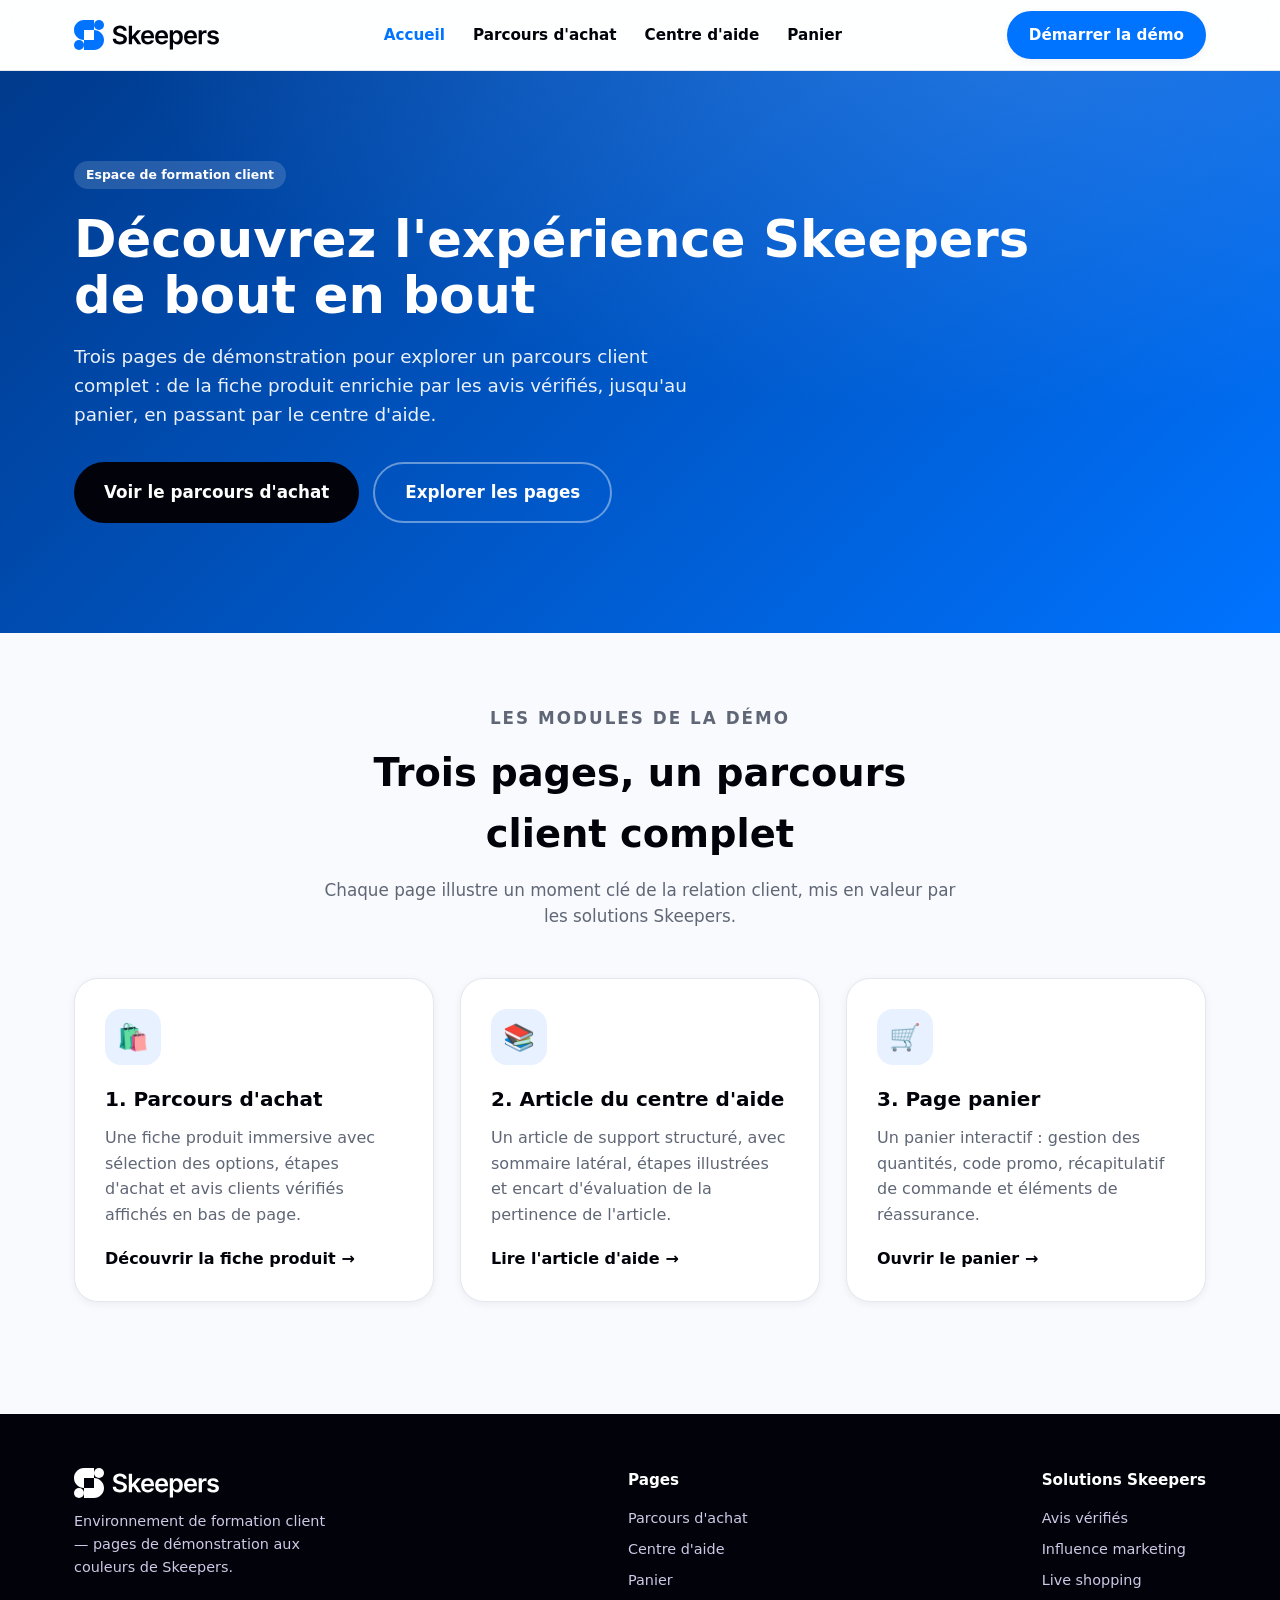
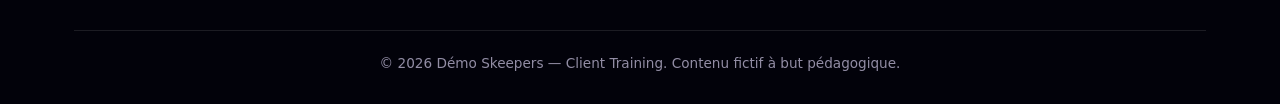
<file: index.html>
<!DOCTYPE html>
<html lang="fr">
<head>
  <meta charset="UTF-8" />
  <meta name="viewport" content="width=device-width, initial-scale=1.0" />
  <title>Skeepers — Espace de formation client</title>
  <meta name="description" content="Environnement de démonstration Skeepers : parcours d'achat, centre d'aide et panier." />
  <link rel="stylesheet" href="assets/css/style.css" />
  <!-- Skeepers MyFeelBack — tracker global -->
  <script type='text/javascript'>
  window._Mfb_useCookie = true;
  window._Mfb_ud = {
  	_context : {
  		lang : undefined,
  		privacyMode : false,
  		_page : {
  			url : location.pathname,
  			storageDuration : 30
  		}
  	}
  };
  (function() {
  	var mfb = document.createElement('script');
  	mfb.type = 'text/javascript';
  	mfb.charset = 'UTF-8';
  	mfb.async = true;
  	mfb.id = 'MFBActor';
  	mfb.src = 'https://actor.cxr.skeepers.io/actor/d1aeb23807d399b03b5405c0b940b306-3972/action.js';
  	var s = document.getElementsByTagName('script')[0]; s.parentNode.insertBefore(mfb, s);
  })();
  </script>
</head>
<body>
  <header class="site-header">
    <div class="container nav">
      <a class="brand" href="index.html"><img class="brand-logo" src="assets/skeepers-logo.6c447c.svg" alt="Skeepers" /></a>
      <nav>
        <ul class="nav-links">
          <li><a href="index.html" class="active">Accueil</a></li>
          <li><a href="purchase.html">Parcours d'achat</a></li>
          <li><a href="help-center.html">Centre d'aide</a></li>
          <li><a href="cart.html">Panier</a></li>
        </ul>
      </nav>
      <a href="purchase.html" class="btn btn-primary">Démarrer la démo</a>
    </div>
  </header>

  <section class="hero">
    <div class="container">
      <span class="badge">Espace de formation client</span>
      <h1>Découvrez l'expérience Skeepers<br />de bout en bout</h1>
      <p>Trois pages de démonstration pour explorer un parcours client complet : de la fiche
        produit enrichie par les avis vérifiés, jusqu'au panier, en passant par le centre d'aide.</p>
      <div class="hero-actions">
        <a href="purchase.html" class="btn btn-coral btn-lg">Voir le parcours d'achat</a>
        <a href="#pages" class="btn btn-ghost btn-lg" style="color:#fff;border-color:rgba(255,255,255,.4)">Explorer les pages</a>
      </div>
    </div>
  </section>

  <section class="section" id="pages">
    <div class="container">
      <div class="section-head">
        <p class="eyebrow">Les modules de la démo</p>
        <h2>Trois pages, un parcours client complet</h2>
        <p>Chaque page illustre un moment clé de la relation client, mis en valeur par les solutions Skeepers.</p>
      </div>

      <div class="cards">
        <a class="card" href="purchase.html" style="color:inherit">
          <div class="card-icon">🛍️</div>
          <h3>1. Parcours d'achat</h3>
          <p>Une fiche produit immersive avec sélection des options, étapes d'achat et avis
             clients vérifiés affichés en bas de page.</p>
          <span class="card-link">Découvrir la fiche produit</span>
        </a>

        <a class="card" href="help-center.html" style="color:inherit">
          <div class="card-icon">📚</div>
          <h3>2. Article du centre d'aide</h3>
          <p>Un article de support structuré, avec sommaire latéral, étapes illustrées et
             encart d'évaluation de la pertinence de l'article.</p>
          <span class="card-link">Lire l'article d'aide</span>
        </a>

        <a class="card" href="cart.html" style="color:inherit">
          <div class="card-icon">🛒</div>
          <h3>3. Page panier</h3>
          <p>Un panier interactif : gestion des quantités, code promo, récapitulatif de commande
             et éléments de réassurance.</p>
          <span class="card-link">Ouvrir le panier</span>
        </a>
      </div>
    </div>
  </section>

  <footer class="site-footer">
    <div class="container">
      <div class="footer-grid">
        <div style="max-width:260px">
          <a class="brand" href="index.html"><img class="brand-logo brand-logo--light" src="assets/skeepers-logo.6c447c.svg" alt="Skeepers" /></a>
          <p style="margin-top:12px;font-size:.9rem">Environnement de formation client — pages de démonstration aux couleurs de Skeepers.</p>
        </div>
        <div>
          <h4>Pages</h4>
          <ul>
            <li><a href="purchase.html">Parcours d'achat</a></li>
            <li><a href="help-center.html">Centre d'aide</a></li>
            <li><a href="cart.html">Panier</a></li>
          </ul>
        </div>
        <div>
          <h4>Solutions Skeepers</h4>
          <ul>
            <li><a href="#">Avis vérifiés</a></li>
            <li><a href="#">Influence marketing</a></li>
            <li><a href="#">Live shopping</a></li>
          </ul>
        </div>
      </div>
      <div class="footer-bottom">© <span id="year"></span> Démo Skeepers — Client Training. Contenu fictif à but pédagogique.</div>
    </div>
  </footer>

  <script src="assets/js/main.js"></script>
</body>
</html>
</file>
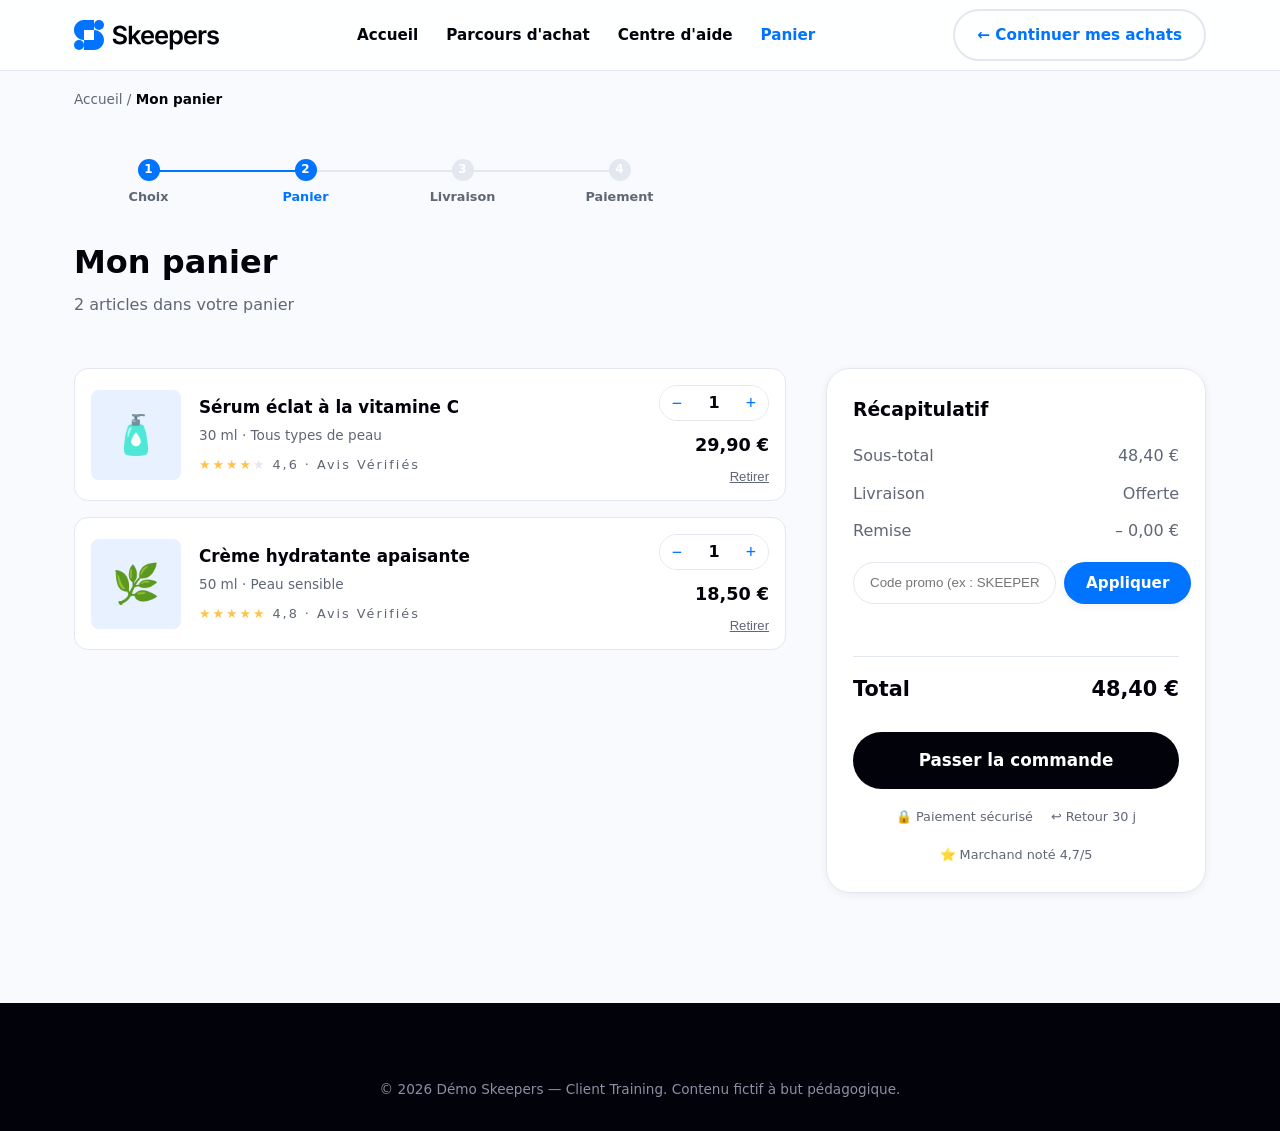
<file: cart.html>
<!DOCTYPE html>
<html lang="fr">
<head>
  <meta charset="UTF-8" />
  <meta name="viewport" content="width=device-width, initial-scale=1.0" />
  <title>Panier — Skeepers Client Training</title>
  <meta name="description" content="Page panier de démonstration aux couleurs de Skeepers." />
  <link rel="stylesheet" href="assets/css/style.css" />
  <!-- Skeepers MyFeelBack — tracker global -->
  <script type='text/javascript'>
  window._Mfb_useCookie = true;
  window._Mfb_ud = {
  	_context : {
  		lang : undefined,
  		privacyMode : false,
  		_page : {
  			url : location.pathname,
  			storageDuration : 30
  		}
  	}
  };
  (function() {
  	var mfb = document.createElement('script');
  	mfb.type = 'text/javascript';
  	mfb.charset = 'UTF-8';
  	mfb.async = true;
  	mfb.id = 'MFBActor';
  	mfb.src = 'https://actor.cxr.skeepers.io/actor/d1aeb23807d399b03b5405c0b940b306-3972/action.js';
  	var s = document.getElementsByTagName('script')[0]; s.parentNode.insertBefore(mfb, s);
  })();
  </script>
</head>
<body>
  <header class="site-header">
    <div class="container nav">
      <a class="brand" href="index.html"><img class="brand-logo" src="assets/skeepers-logo.6c447c.svg" alt="Skeepers" /></a>
      <nav>
        <ul class="nav-links">
          <li><a href="index.html">Accueil</a></li>
          <li><a href="purchase.html">Parcours d'achat</a></li>
          <li><a href="help-center.html">Centre d'aide</a></li>
          <li><a href="cart.html" class="active">Panier</a></li>
        </ul>
      </nav>
      <a href="purchase.html" class="btn btn-ghost">← Continuer mes achats</a>
    </div>
  </header>

  <div class="container">
    <div class="breadcrumb">
      <a href="index.html">Accueil</a> / <span>Mon panier</span>
    </div>

    <!-- Étapes -->
    <div class="steps" style="max-width:620px">
      <div class="step done" data-n="1">Choix</div>
      <div class="step current" data-n="2">Panier</div>
      <div class="step" data-n="3">Livraison</div>
      <div class="step" data-n="4">Paiement</div>
    </div>

    <h1 style="margin:10px 0 4px">Mon panier</h1>
    <p style="color:var(--skp-grey);margin-bottom:10px"><span id="cartCount">2</span> articles dans votre panier</p>

    <div class="cart-layout">
      <!-- Articles -->
      <div class="cart-items" id="cartItems">
        <div class="cart-item" data-price="29.90">
          <div class="thumb">🧴</div>
          <div>
            <h3>Sérum éclat à la vitamine C</h3>
            <div class="variant">30 ml · Tous types de peau</div>
            <div class="item-rating stars">★★★★<span class="empty">★</span> <span style="color:var(--skp-grey)">4,6 · Avis Vérifiés</span></div>
          </div>
          <div class="item-right">
            <div class="qty">
              <button type="button" data-act="dec">−</button>
              <span class="q">1</span>
              <button type="button" data-act="inc">+</button>
            </div>
            <div class="item-price">29,90 €</div>
            <button class="remove" type="button">Retirer</button>
          </div>
        </div>

        <div class="cart-item" data-price="18.50">
          <div class="thumb">🌿</div>
          <div>
            <h3>Crème hydratante apaisante</h3>
            <div class="variant">50 ml · Peau sensible</div>
            <div class="item-rating stars">★★★★★ <span style="color:var(--skp-grey)">4,8 · Avis Vérifiés</span></div>
          </div>
          <div class="item-right">
            <div class="qty">
              <button type="button" data-act="dec">−</button>
              <span class="q">1</span>
              <button type="button" data-act="inc">+</button>
            </div>
            <div class="item-price">18,50 €</div>
            <button class="remove" type="button">Retirer</button>
          </div>
        </div>
      </div>

      <!-- Récapitulatif -->
      <aside class="summary">
        <h3>Récapitulatif</h3>
        <div class="summary-row"><span>Sous-total</span><span id="subtotal">48,40 €</span></div>
        <div class="summary-row"><span>Livraison</span><span id="shipping">Offerte</span></div>
        <div class="summary-row"><span>Remise</span><span id="discount">– 0,00 €</span></div>

        <div class="promo">
          <input type="text" id="promoCode" placeholder="Code promo (ex : SKEEPERS10)" />
          <button class="btn btn-primary" type="button" id="applyPromo">Appliquer</button>
        </div>
        <div id="promoMsg" style="font-size:.82rem;min-height:18px"></div>

        <div class="summary-row total"><span>Total</span><span id="total">48,40 €</span></div>

        <a href="#" class="btn btn-coral btn-block btn-lg" style="margin-top:14px">Passer la commande</a>

        <div class="trust-row">
          <span>🔒 Paiement sécurisé</span>
          <span>↩️ Retour 30 j</span>
          <span>⭐ Marchand noté 4,7/5</span>
        </div>
      </aside>
    </div>
  </div>

  <footer class="site-footer">
    <div class="container">
      <div class="footer-bottom">© <span id="year"></span> Démo Skeepers — Client Training. Contenu fictif à but pédagogique.</div>
    </div>
  </footer>

  <script src="assets/js/main.js"></script>
</body>
</html>
</file>
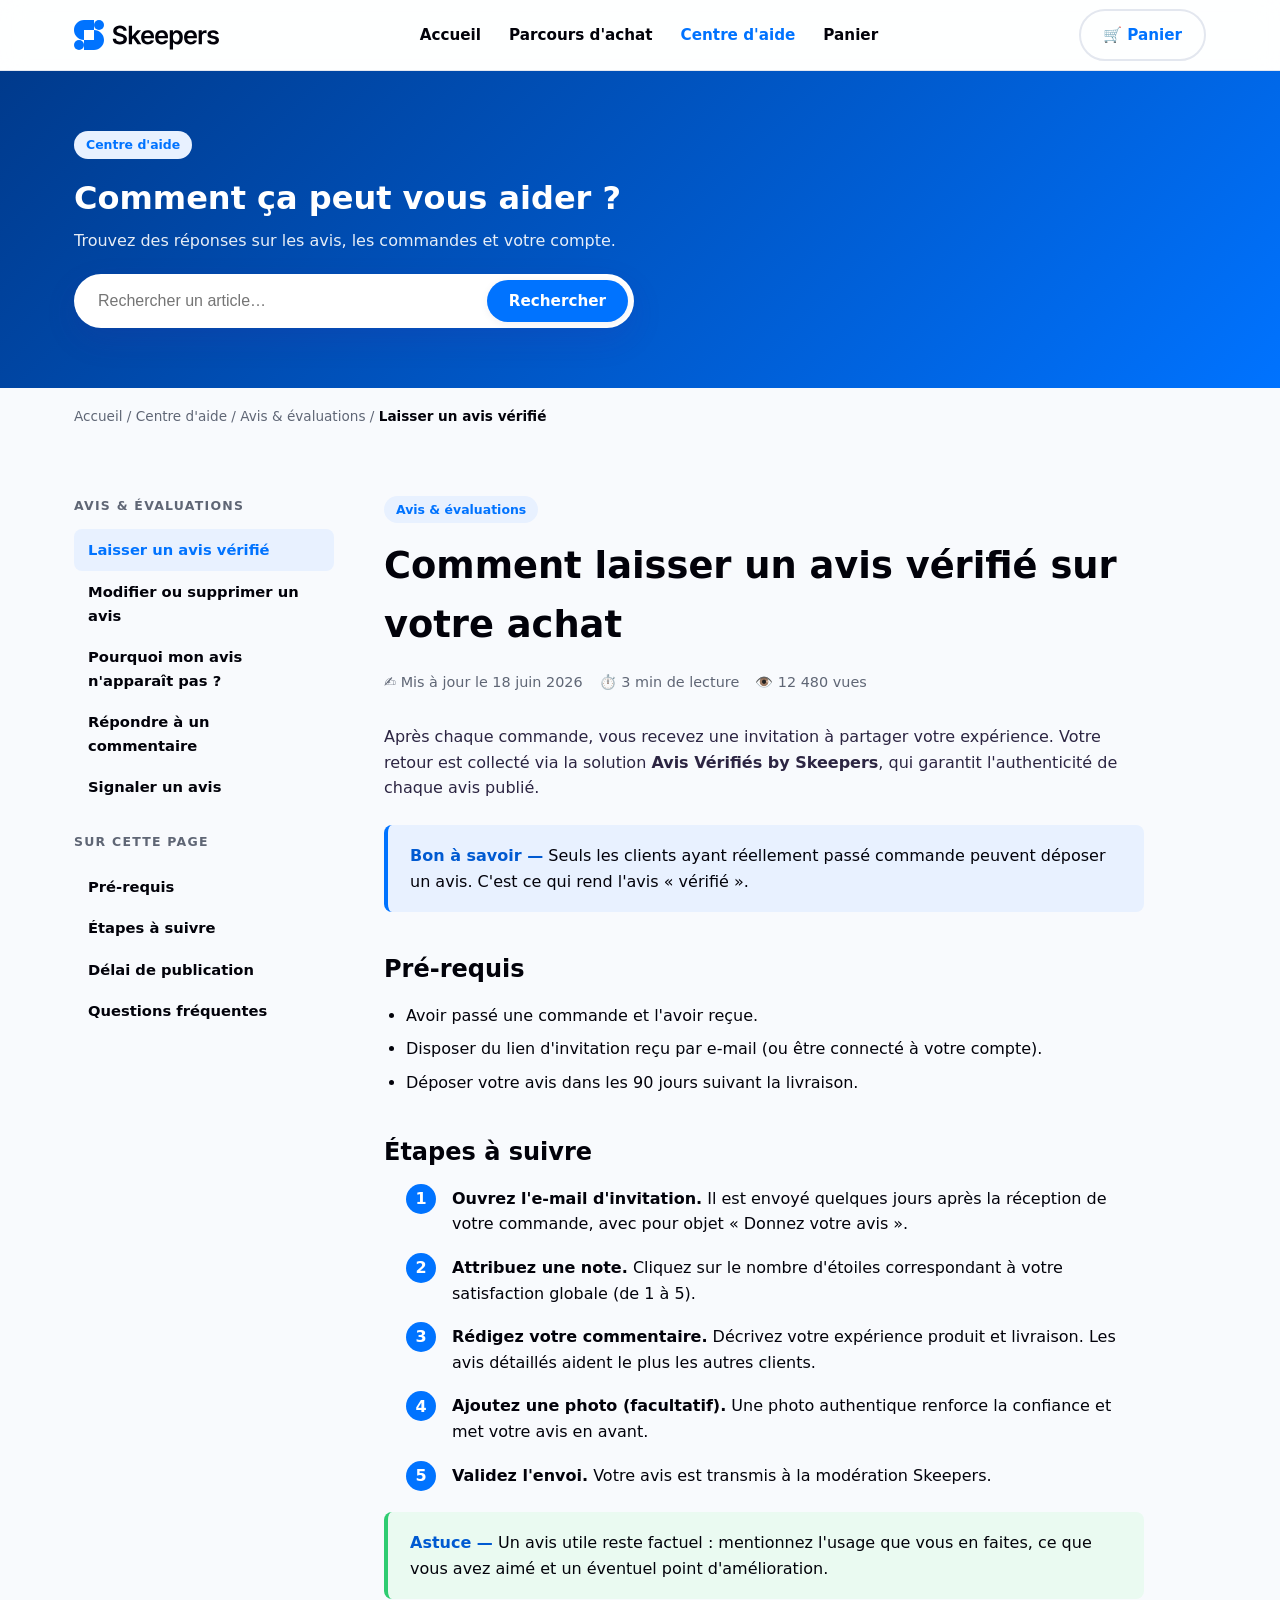
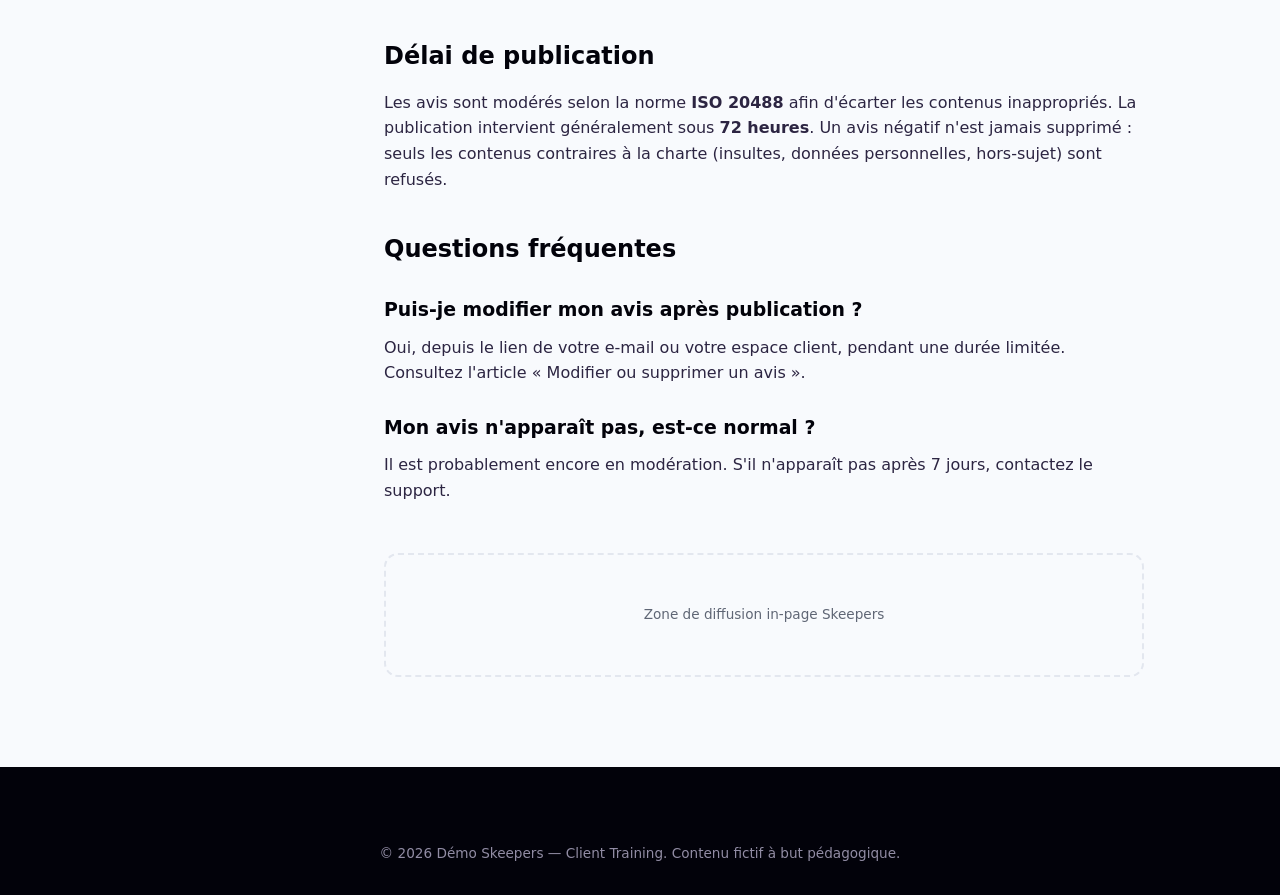
<file: help-center.html>
<!DOCTYPE html>
<html lang="fr">
<head>
  <meta charset="UTF-8" />
  <meta name="viewport" content="width=device-width, initial-scale=1.0" />
  <title>Centre d'aide — Skeepers Client Training</title>
  <meta name="description" content="Article du centre d'aide Skeepers : comment laisser un avis vérifié." />
  <link rel="stylesheet" href="assets/css/style.css" />
  <!-- Skeepers MyFeelBack — tracker global -->
  <script type='text/javascript'>
  window._Mfb_useCookie = true;
  window._Mfb_ud = {
  	_context : {
  		lang : undefined,
  		privacyMode : false,
  		_page : {
  			url : location.pathname,
  			storageDuration : 30
  		}
  	}
  };
  (function() {
  	var mfb = document.createElement('script');
  	mfb.type = 'text/javascript';
  	mfb.charset = 'UTF-8';
  	mfb.async = true;
  	mfb.id = 'MFBActor';
  	mfb.src = 'https://actor.cxr.skeepers.io/actor/d1aeb23807d399b03b5405c0b940b306-3972/action.js';
  	var s = document.getElementsByTagName('script')[0]; s.parentNode.insertBefore(mfb, s);
  })();
  </script>
</head>
<body>
  <header class="site-header">
    <div class="container nav">
      <a class="brand" href="index.html"><img class="brand-logo" src="assets/skeepers-logo.6c447c.svg" alt="Skeepers" /></a>
      <nav>
        <ul class="nav-links">
          <li><a href="index.html">Accueil</a></li>
          <li><a href="purchase.html">Parcours d'achat</a></li>
          <li><a href="help-center.html" class="active">Centre d'aide</a></li>
          <li><a href="cart.html">Panier</a></li>
        </ul>
      </nav>
      <a href="cart.html" class="btn btn-ghost">🛒 Panier</a>
    </div>
  </header>

  <section class="help-hero">
    <div class="container">
      <span class="badge">Centre d'aide</span>
      <h1 style="font-size:2rem;margin:14px 0 4px">Comment ça peut vous aider ?</h1>
      <p style="opacity:.9">Trouvez des réponses sur les avis, les commandes et votre compte.</p>
      <div class="help-search">
        <input type="text" placeholder="Rechercher un article…" aria-label="Rechercher" />
        <button class="btn btn-primary">Rechercher</button>
      </div>
    </div>
  </section>

  <div class="container">
    <div class="breadcrumb">
      <a href="index.html">Accueil</a> / <a href="#">Centre d'aide</a> / <a href="#">Avis &amp; évaluations</a> / <span>Laisser un avis vérifié</span>
    </div>

    <div class="help-layout">
      <!-- Sommaire -->
      <aside class="help-sidebar">
        <h4>Avis &amp; évaluations</h4>
        <ul>
          <li><a href="#" class="active">Laisser un avis vérifié</a></li>
          <li><a href="#">Modifier ou supprimer un avis</a></li>
          <li><a href="#">Pourquoi mon avis n'apparaît pas ?</a></li>
          <li><a href="#">Répondre à un commentaire</a></li>
          <li><a href="#">Signaler un avis</a></li>
        </ul>
        <h4 style="margin-top:24px">Sur cette page</h4>
        <ul>
          <li><a href="#prereq">Pré-requis</a></li>
          <li><a href="#etapes">Étapes à suivre</a></li>
          <li><a href="#delai">Délai de publication</a></li>
          <li><a href="#faq">Questions fréquentes</a></li>
        </ul>
      </aside>

      <!-- Article -->
      <article class="article">
        <span class="badge">Avis &amp; évaluations</span>
        <h1>Comment laisser un avis vérifié sur votre achat</h1>
        <div class="meta">
          <span>✍️ Mis à jour le 18 juin 2026</span>
          <span>⏱️ 3 min de lecture</span>
          <span>👁️ 12 480 vues</span>
        </div>

        <p>Après chaque commande, vous recevez une invitation à partager votre expérience.
          Votre retour est collecté via la solution <strong>Avis Vérifiés by Skeepers</strong>,
          qui garantit l'authenticité de chaque avis publié.</p>

        <div class="callout">
          <strong>Bon à savoir —</strong> Seuls les clients ayant réellement passé commande
          peuvent déposer un avis. C'est ce qui rend l'avis « vérifié ».
        </div>

        <h2 id="prereq">Pré-requis</h2>
        <ul>
          <li>Avoir passé une commande et l'avoir reçue.</li>
          <li>Disposer du lien d'invitation reçu par e-mail (ou être connecté à votre compte).</li>
          <li>Déposer votre avis dans les 90 jours suivant la livraison.</li>
        </ul>

        <h2 id="etapes">Étapes à suivre</h2>
        <ol class="article-steps">
          <li><strong>Ouvrez l'e-mail d'invitation.</strong> Il est envoyé quelques jours après
            la réception de votre commande, avec pour objet « Donnez votre avis ».</li>
          <li><strong>Attribuez une note.</strong> Cliquez sur le nombre d'étoiles correspondant
            à votre satisfaction globale (de 1 à 5).</li>
          <li><strong>Rédigez votre commentaire.</strong> Décrivez votre expérience produit et
            livraison. Les avis détaillés aident le plus les autres clients.</li>
          <li><strong>Ajoutez une photo (facultatif).</strong> Une photo authentique renforce la
            confiance et met votre avis en avant.</li>
          <li><strong>Validez l'envoi.</strong> Votre avis est transmis à la modération Skeepers.</li>
        </ol>

        <div class="callout tip">
          <strong>Astuce —</strong> Un avis utile reste factuel : mentionnez l'usage que vous en
          faites, ce que vous avez aimé et un éventuel point d'amélioration.
        </div>

        <h2 id="delai">Délai de publication</h2>
        <p>Les avis sont modérés selon la norme <strong>ISO 20488</strong> afin d'écarter les
          contenus inappropriés. La publication intervient généralement sous
          <strong>72 heures</strong>. Un avis négatif n'est jamais supprimé : seuls les contenus
          contraires à la charte (insultes, données personnelles, hors-sujet) sont refusés.</p>

        <h2 id="faq">Questions fréquentes</h2>
        <h3>Puis-je modifier mon avis après publication ?</h3>
        <p>Oui, depuis le lien de votre e-mail ou votre espace client, pendant une durée limitée.
          Consultez l'article « Modifier ou supprimer un avis ».</p>
        <h3>Mon avis n'apparaît pas, est-ce normal ?</h3>
        <p>Il est probablement encore en modération. S'il n'apparaît pas après 7 jours,
          contactez le support.</p>

        <!-- Point de montage de la diffusion in-page Skeepers MyFeelBack.
             Dans la config de la diffusion, cible ce sélecteur : #mfb-inpage-survey
             (méthode d'insertion conseillée : "append"). Remplace l'ancien encart de feedback. -->
        <div id="mfb-inpage-survey" class="mfb-inpage" data-mfb-inpage></div>
      </article>
    </div>
  </div>

  <footer class="site-footer">
    <div class="container">
      <div class="footer-bottom">© <span id="year"></span> Démo Skeepers — Client Training. Contenu fictif à but pédagogique.</div>
    </div>
  </footer>

  <script src="assets/js/main.js"></script>
</body>
</html>
</file>
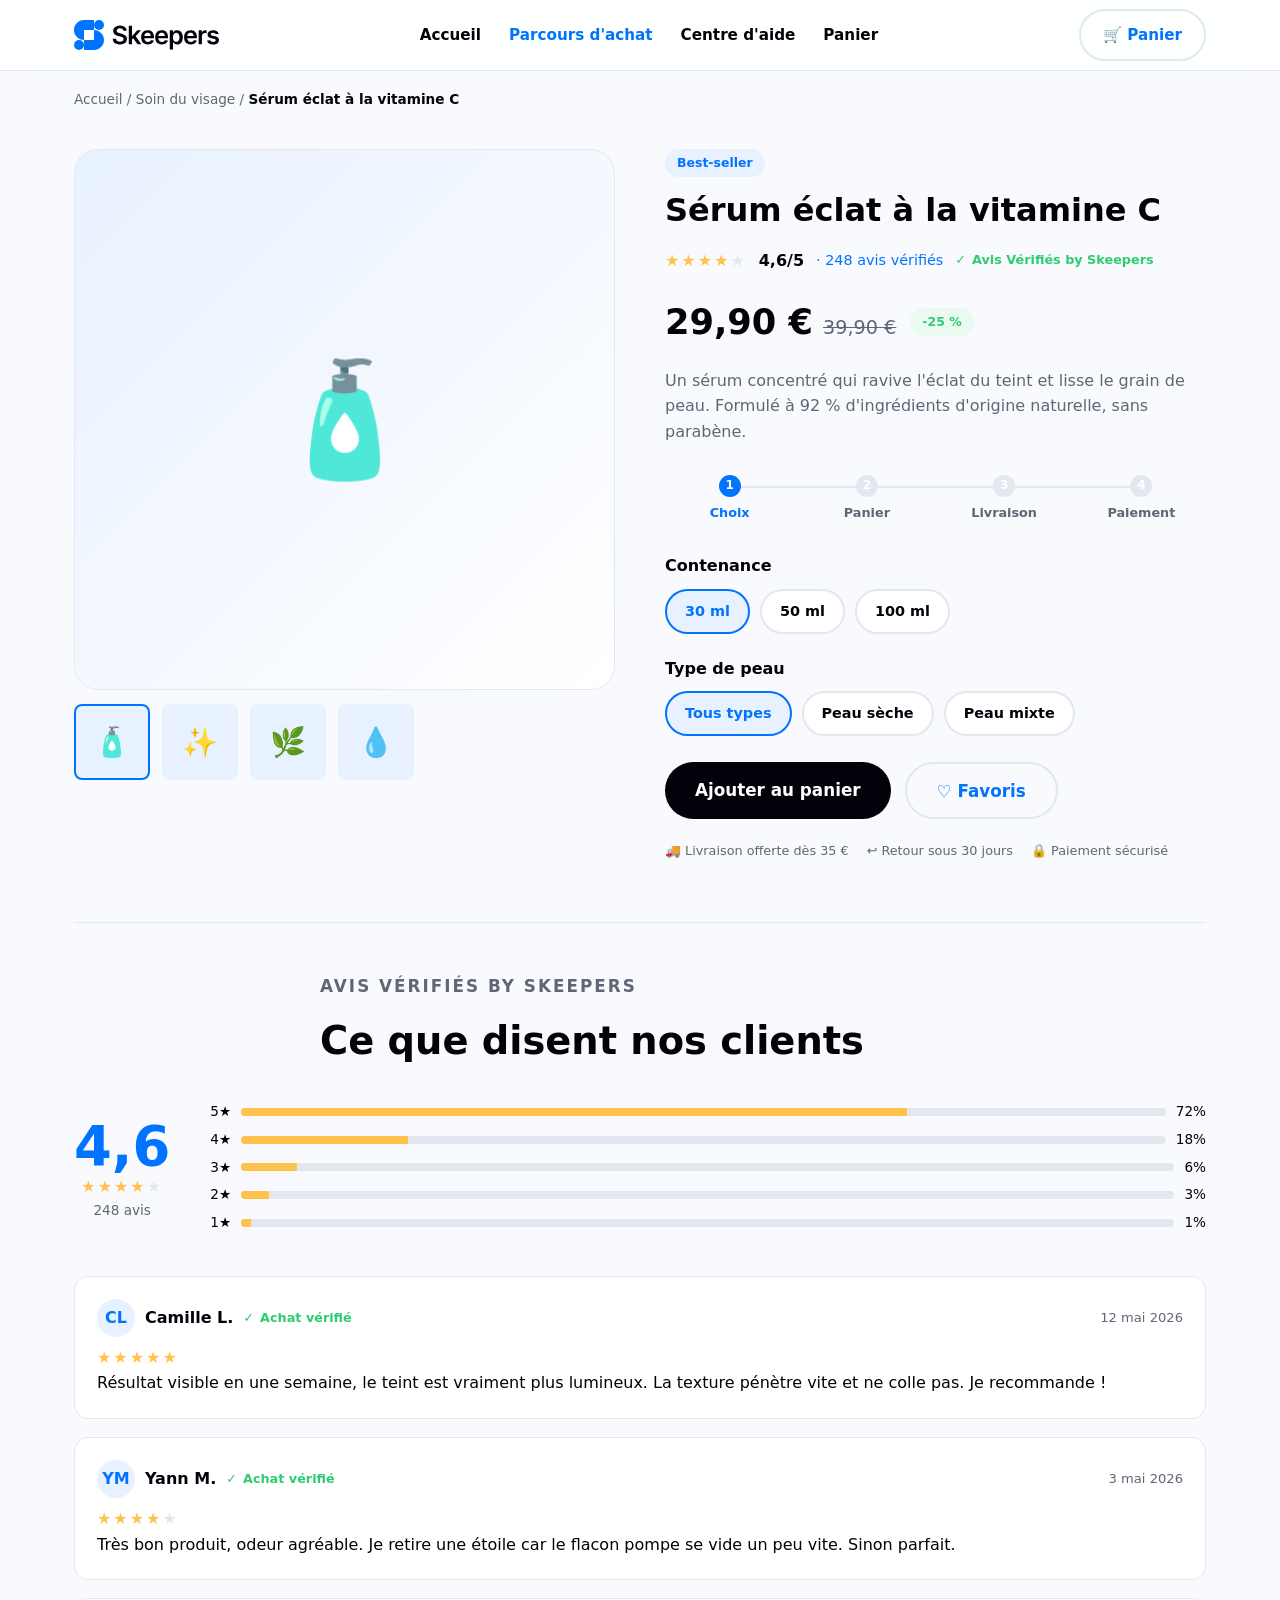
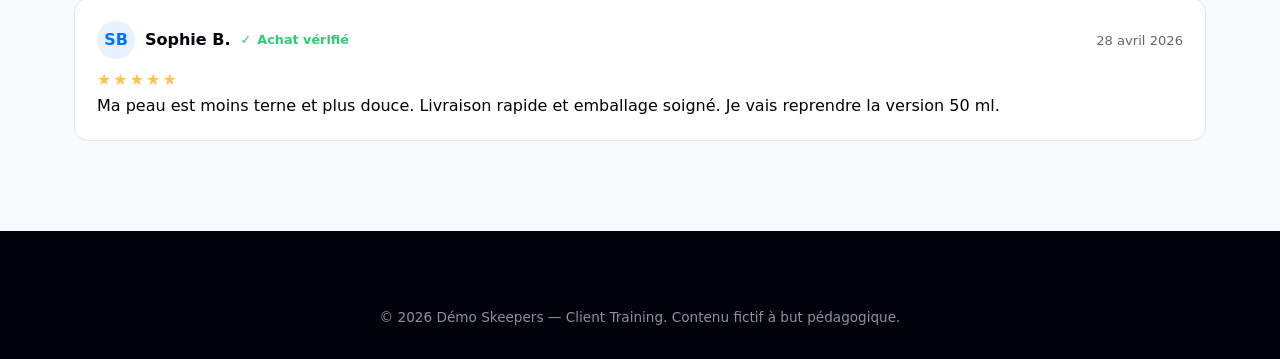
<file: purchase.html>
<!DOCTYPE html>
<html lang="fr">
<head>
  <meta charset="UTF-8" />
  <meta name="viewport" content="width=device-width, initial-scale=1.0" />
  <title>Parcours d'achat — Skeepers Client Training</title>
  <meta name="description" content="Fiche produit de démonstration avec avis vérifiés Skeepers." />
  <link rel="stylesheet" href="assets/css/style.css" />
  <!-- Skeepers MyFeelBack — tracker global -->
  <script type='text/javascript'>
  window._Mfb_useCookie = true;
  window._Mfb_ud = {
  	_context : {
  		lang : undefined,
  		privacyMode : false,
  		_page : {
  			url : location.pathname,
  			storageDuration : 30
  		}
  	}
  };
  (function() {
  	var mfb = document.createElement('script');
  	mfb.type = 'text/javascript';
  	mfb.charset = 'UTF-8';
  	mfb.async = true;
  	mfb.id = 'MFBActor';
  	mfb.src = 'https://actor.cxr.skeepers.io/actor/d1aeb23807d399b03b5405c0b940b306-3972/action.js';
  	var s = document.getElementsByTagName('script')[0]; s.parentNode.insertBefore(mfb, s);
  })();
  </script>
</head>
<body>
  <header class="site-header">
    <div class="container nav">
      <a class="brand" href="index.html"><img class="brand-logo" src="assets/skeepers-logo.6c447c.svg" alt="Skeepers" /></a>
      <nav>
        <ul class="nav-links">
          <li><a href="index.html">Accueil</a></li>
          <li><a href="purchase.html" class="active">Parcours d'achat</a></li>
          <li><a href="help-center.html">Centre d'aide</a></li>
          <li><a href="cart.html">Panier</a></li>
        </ul>
      </nav>
      <a href="cart.html" class="btn btn-ghost">🛒 Panier</a>
    </div>
  </header>

  <div class="container">
    <div class="breadcrumb">
      <a href="index.html">Accueil</a> / <a href="#">Soin du visage</a> / <span>Sérum éclat à la vitamine C</span>
    </div>

    <div class="product">
      <!-- Galerie -->
      <div class="product-gallery">
        <div class="product-main-img" id="mainImg">🧴</div>
        <div class="product-thumbs">
          <div class="active" data-emoji="🧴">🧴</div>
          <div data-emoji="✨">✨</div>
          <div data-emoji="🌿">🌿</div>
          <div data-emoji="💧">💧</div>
        </div>
      </div>

      <!-- Infos -->
      <div class="product-info">
        <span class="badge">Best-seller</span>
        <h1>Sérum éclat à la vitamine C</h1>

        <div class="rating-row">
          <span class="stars">★★★★<span class="empty">★</span></span>
          <strong>4,6/5</strong>
          <a href="#reviews">· 248 avis vérifiés</a>
          <span class="skp-verified">Avis Vérifiés by Skeepers</span>
        </div>

        <div class="price-row">
          <span class="price">29,90 €<span class="old">39,90 €</span></span>
          <span class="badge" style="background:#eafaf1;color:var(--skp-green)">-25 %</span>
        </div>

        <p class="product-desc">Un sérum concentré qui ravive l'éclat du teint et lisse le grain
          de peau. Formulé à 92 % d'ingrédients d'origine naturelle, sans parabène.</p>

        <!-- Étapes du parcours d'achat -->
        <div class="steps">
          <div class="step current" data-n="1">Choix</div>
          <div class="step" data-n="2">Panier</div>
          <div class="step" data-n="3">Livraison</div>
          <div class="step" data-n="4">Paiement</div>
        </div>

        <div class="option-group">
          <label>Contenance</label>
          <div class="swatches" data-group="size">
            <div class="swatch active">30 ml</div>
            <div class="swatch">50 ml</div>
            <div class="swatch">100 ml</div>
          </div>
        </div>

        <div class="option-group">
          <label>Type de peau</label>
          <div class="swatches" data-group="skin">
            <div class="swatch active">Tous types</div>
            <div class="swatch">Peau sèche</div>
            <div class="swatch">Peau mixte</div>
          </div>
        </div>

        <div class="hero-actions" style="margin-top:26px">
          <a href="cart.html" class="btn btn-coral btn-lg">Ajouter au panier</a>
          <button class="btn btn-ghost btn-lg" type="button">♡ Favoris</button>
        </div>

        <div class="trust-row" style="justify-content:flex-start;margin-top:22px">
          <span>🚚 Livraison offerte dès 35 €</span>
          <span>↩️ Retour sous 30 jours</span>
          <span>🔒 Paiement sécurisé</span>
        </div>
      </div>
    </div>

    <!-- Avis Skeepers -->
    <section class="reviews" id="reviews">
      <div class="section-head" style="text-align:left;margin-bottom:30px">
        <p class="eyebrow">Avis Vérifiés by Skeepers</p>
        <h2>Ce que disent nos clients</h2>
      </div>

      <div class="reviews-summary">
        <div class="score-big">
          <div class="num">4,6</div>
          <div class="stars">★★★★<span class="empty">★</span></div>
          <div style="font-size:.85rem;color:var(--skp-grey)">248 avis</div>
        </div>
        <div class="score-bars">
          <div class="score-bar">5★ <div class="track"><div class="fill" style="width:72%"></div></div> 72%</div>
          <div class="score-bar">4★ <div class="track"><div class="fill" style="width:18%"></div></div> 18%</div>
          <div class="score-bar">3★ <div class="track"><div class="fill" style="width:6%"></div></div> 6%</div>
          <div class="score-bar">2★ <div class="track"><div class="fill" style="width:3%"></div></div> 3%</div>
          <div class="score-bar">1★ <div class="track"><div class="fill" style="width:1%"></div></div> 1%</div>
        </div>
      </div>

      <div class="review-list">
        <article class="review">
          <div class="review-head">
            <div class="review-author"><span class="avatar">CL</span> Camille L. <span class="skp-verified">Achat vérifié</span></div>
            <span class="review-date">12 mai 2026</span>
          </div>
          <div class="stars">★★★★★</div>
          <p>Résultat visible en une semaine, le teint est vraiment plus lumineux. La texture
             pénètre vite et ne colle pas. Je recommande !</p>
        </article>

        <article class="review">
          <div class="review-head">
            <div class="review-author"><span class="avatar">YM</span> Yann M. <span class="skp-verified">Achat vérifié</span></div>
            <span class="review-date">3 mai 2026</span>
          </div>
          <div class="stars">★★★★<span class="empty">★</span></div>
          <p>Très bon produit, odeur agréable. Je retire une étoile car le flacon pompe se vide
             un peu vite. Sinon parfait.</p>
        </article>

        <article class="review">
          <div class="review-head">
            <div class="review-author"><span class="avatar">SB</span> Sophie B. <span class="skp-verified">Achat vérifié</span></div>
            <span class="review-date">28 avril 2026</span>
          </div>
          <div class="stars">★★★★★</div>
          <p>Ma peau est moins terne et plus douce. Livraison rapide et emballage soigné.
             Je vais reprendre la version 50 ml.</p>
        </article>
      </div>
    </section>
  </div>

  <footer class="site-footer">
    <div class="container">
      <div class="footer-bottom">© <span id="year"></span> Démo Skeepers — Client Training. Contenu fictif à but pédagogique.</div>
    </div>
  </footer>

  <script src="assets/js/main.js"></script>
</body>
</html>
</file>
<file: assets/css/style.css>
/* ===========================================================
   Skeepers — Client Training
   Feuille de style partagée
   =========================================================== */

:root {
  /* Couleurs de marque Skeepers (extraites du logo officiel) */
  --skp-blue: #0073ff;        /* bleu de marque (pictogramme) */
  --skp-blue-dark: #005ad1;   /* hover / dégradés */
  --skp-blue-light: #4d9bff;
  --skp-blue-soft: #e8f1ff;   /* fond bleuté clair */
  --skp-ink: #02020a;         /* quasi-noir du wordmark */
  --skp-action: #02020a;      /* CTA fort (noir) */
  --skp-action-dark: #23232e;
  --skp-yellow: #ffc24b;      /* étoiles d'avis */
  --skp-grey: #5f6675;
  --skp-grey-light: #e3e7ef;
  --skp-bg: #f8fafd;
  --skp-white: #ffffff;
  --skp-green: #2ecc71;

  /* Alias rétro-compatibles (anciens noms utilisés dans le CSS) */
  --skp-purple: var(--skp-blue);
  --skp-purple-dark: var(--skp-blue-dark);
  --skp-purple-light: var(--skp-blue-light);
  --skp-violet-soft: var(--skp-blue-soft);
  --skp-coral: var(--skp-action);
  --skp-coral-dark: var(--skp-action-dark);

  --radius-sm: 8px;
  --radius: 14px;
  --radius-lg: 24px;
  --shadow-sm: 0 2px 8px rgba(28, 21, 48, 0.06);
  --shadow: 0 12px 32px rgba(76, 29, 149, 0.12);
  --shadow-lg: 0 24px 60px rgba(76, 29, 149, 0.18);
  --maxw: 1180px;

  --font: "Segoe UI", system-ui, -apple-system, "Helvetica Neue", Arial, sans-serif;
}

* { box-sizing: border-box; margin: 0; padding: 0; }

html { scroll-behavior: smooth; }

body {
  font-family: var(--font);
  color: var(--skp-ink);
  background: var(--skp-bg);
  line-height: 1.6;
  -webkit-font-smoothing: antialiased;
}

a { color: var(--skp-purple); text-decoration: none; }
a:hover { text-decoration: underline; }

img { max-width: 100%; display: block; }

.container {
  width: 100%;
  max-width: var(--maxw);
  margin: 0 auto;
  padding: 0 24px;
}

/* ---------- Header / Navigation ---------- */
.site-header {
  position: sticky;
  top: 0;
  z-index: 50;
  background: rgba(255, 255, 255, 0.85);
  backdrop-filter: blur(12px);
  border-bottom: 1px solid var(--skp-grey-light);
}
.nav {
  display: flex;
  align-items: center;
  justify-content: space-between;
  height: 70px;
}
.brand {
  display: flex;
  align-items: center;
  gap: 10px;
  font-weight: 800;
  font-size: 1.25rem;
  color: var(--skp-ink);
}
.brand:hover { text-decoration: none; }
.brand .brand-logo { height: 30px; width: auto; display: block; }
.brand .brand-logo--light { filter: brightness(0) invert(1); }
.brand .accent { color: var(--skp-blue); }

.nav-links {
  display: flex;
  align-items: center;
  gap: 28px;
  list-style: none;
}
.nav-links a {
  color: var(--skp-ink);
  font-weight: 600;
  font-size: .95rem;
}
.nav-links a.active { color: var(--skp-purple); }

/* ---------- Boutons ---------- */
.btn {
  display: inline-flex;
  align-items: center;
  justify-content: center;
  gap: 8px;
  border: none;
  cursor: pointer;
  font-family: inherit;
  font-weight: 700;
  font-size: .95rem;
  padding: 12px 22px;
  border-radius: 999px;
  transition: transform .15s ease, box-shadow .15s ease, background .15s ease;
  text-decoration: none;
}
.btn:hover { text-decoration: none; transform: translateY(-2px); }
.btn-primary { background: var(--skp-purple); color: #fff; box-shadow: var(--shadow-sm); }
.btn-primary:hover { background: var(--skp-purple-dark); color: #fff; }
.btn-coral { background: var(--skp-coral); color: #fff; }
.btn-coral:hover { background: var(--skp-coral-dark); color: #fff; }
.btn-ghost { background: transparent; color: var(--skp-purple); border: 2px solid var(--skp-grey-light); }
.btn-ghost:hover { border-color: var(--skp-purple); color: var(--skp-purple); }
.btn-block { width: 100%; }
.btn-lg { padding: 15px 30px; font-size: 1.05rem; }

/* ---------- Badges & étoiles ---------- */
.badge {
  display: inline-flex;
  align-items: center;
  gap: 6px;
  font-size: .78rem;
  font-weight: 700;
  padding: 4px 12px;
  border-radius: 999px;
  background: var(--skp-violet-soft);
  color: var(--skp-purple);
}
.stars { color: var(--skp-yellow); letter-spacing: 2px; font-size: 1rem; }
.stars .empty { color: var(--skp-grey-light); }

.skp-verified {
  display: inline-flex; align-items: center; gap: 6px;
  font-size: .8rem; font-weight: 700; color: var(--skp-green);
}
.skp-verified::before { content: "✓"; }

/* ---------- Hero ---------- */
.hero {
  background:
    radial-gradient(900px 400px at 80% -10%, rgba(77,155,255,.45), transparent),
    linear-gradient(135deg, #003a8c, var(--skp-blue));
  color: #fff;
  padding: 90px 0 110px;
  position: relative;
  overflow: hidden;
}
.hero h1 { font-size: clamp(2rem, 4vw, 3.2rem); line-height: 1.1; margin-bottom: 18px; }
.hero p { font-size: 1.15rem; max-width: 620px; opacity: .92; }
.hero .badge { background: rgba(255,255,255,.15); color: #fff; margin-bottom: 22px; }
.hero-actions { margin-top: 32px; display: flex; gap: 14px; flex-wrap: wrap; }

/* ---------- Sections ---------- */
.section { padding: 72px 0; }
.section-head { text-align: center; max-width: 640px; margin: 0 auto 48px; }
.section-head h2 { font-size: clamp(1.6rem, 3vw, 2.4rem); margin-bottom: 12px; }
.section-head p { color: var(--skp-grey); font-size: 1.05rem; }
.eyebrow {
  text-transform: uppercase; letter-spacing: .12em; font-size: .78rem;
  font-weight: 800; color: var(--skp-coral); margin-bottom: 10px;
}

/* ---------- Grille de cartes ---------- */
.cards { display: grid; grid-template-columns: repeat(3, 1fr); gap: 26px; }
.card {
  background: var(--skp-white);
  border: 1px solid var(--skp-grey-light);
  border-radius: var(--radius-lg);
  padding: 30px;
  box-shadow: var(--shadow-sm);
  transition: transform .2s ease, box-shadow .2s ease, border-color .2s ease;
  display: flex; flex-direction: column;
}
.card:hover { transform: translateY(-6px); box-shadow: var(--shadow); border-color: transparent; }
.card .card-icon {
  width: 56px; height: 56px; border-radius: 16px;
  display: grid; place-items: center; font-size: 1.6rem;
  background: var(--skp-violet-soft); margin-bottom: 18px;
}
.card h3 { font-size: 1.25rem; margin-bottom: 10px; }
.card p { color: var(--skp-grey); flex: 1; }
.card .card-link { margin-top: 18px; font-weight: 700; display: inline-flex; gap: 6px; }
.card .card-link::after { content: "→"; transition: transform .15s; }
.card:hover .card-link::after { transform: translateX(4px); }

/* ---------- Footer ---------- */
.site-footer {
  background: var(--skp-ink);
  color: #cfc8e6;
  padding: 54px 0 30px;
  margin-top: 40px;
}
.footer-grid {
  display: flex; justify-content: space-between; gap: 40px; flex-wrap: wrap;
  padding-bottom: 30px; border-bottom: 1px solid rgba(255,255,255,.1);
}
.site-footer a { color: #cfc8e6; }
.site-footer h4 { color: #fff; margin-bottom: 14px; font-size: .95rem; }
.site-footer ul { list-style: none; }
.site-footer li { margin-bottom: 8px; font-size: .9rem; }
.footer-bottom { padding-top: 22px; font-size: .85rem; opacity: .7; text-align: center; }

/* ===========================================================
   Parcours d'achat (purchase.html)
   =========================================================== */
.breadcrumb { font-size: .85rem; color: var(--skp-grey); padding: 18px 0; }
.breadcrumb a { color: var(--skp-grey); }
.breadcrumb span { color: var(--skp-ink); font-weight: 600; }

.product { display: grid; grid-template-columns: 1fr 1fr; gap: 50px; padding: 20px 0 60px; }
.product-gallery { position: sticky; top: 90px; align-self: start; }
.product-main-img {
  aspect-ratio: 1; border-radius: var(--radius-lg);
  background: linear-gradient(135deg, var(--skp-violet-soft), #fff);
  display: grid; place-items: center; font-size: 7rem;
  border: 1px solid var(--skp-grey-light);
}
.product-thumbs { display: flex; gap: 12px; margin-top: 14px; }
.product-thumbs div {
  width: 76px; height: 76px; border-radius: var(--radius-sm);
  background: var(--skp-violet-soft); display: grid; place-items: center;
  font-size: 1.8rem; cursor: pointer; border: 2px solid transparent;
}
.product-thumbs div.active { border-color: var(--skp-purple); }

.product-info h1 { font-size: 2rem; margin: 8px 0 12px; }
.rating-row { display: flex; align-items: center; gap: 12px; margin-bottom: 20px; }
.rating-row a { font-size: .9rem; }
.price { font-size: 2.2rem; font-weight: 800; color: var(--skp-ink); }
.price .old { font-size: 1.2rem; color: var(--skp-grey); text-decoration: line-through; font-weight: 500; margin-left: 10px; }
.price-row { display: flex; align-items: center; gap: 14px; margin: 18px 0; }
.product-desc { color: var(--skp-grey); margin-bottom: 24px; }

.option-group { margin-bottom: 22px; }
.option-group label { font-weight: 700; display: block; margin-bottom: 10px; }
.swatches { display: flex; gap: 10px; }
.swatch {
  padding: 9px 18px; border-radius: 999px; border: 2px solid var(--skp-grey-light);
  cursor: pointer; font-weight: 600; font-size: .9rem; background: #fff;
}
.swatch.active { border-color: var(--skp-purple); background: var(--skp-violet-soft); color: var(--skp-purple); }

/* Stepper parcours */
.steps { display: flex; gap: 8px; margin: 30px 0; }
.step {
  flex: 1; text-align: center; font-size: .8rem; font-weight: 700; color: var(--skp-grey);
  padding-top: 28px; position: relative;
}
.step::before {
  content: attr(data-n); position: absolute; top: 0; left: 50%; transform: translateX(-50%);
  width: 22px; height: 22px; border-radius: 50%; background: var(--skp-grey-light);
  color: #fff; display: grid; place-items: center; font-size: .75rem;
}
.step::after {
  content: ""; position: absolute; top: 11px; left: 50%; width: 100%; height: 2px;
  background: var(--skp-grey-light); z-index: -1;
}
.step:last-child::after { display: none; }
.step.done::before, .step.current::before { background: var(--skp-purple); }
.step.current { color: var(--skp-purple); }
.step.done::after { background: var(--skp-purple); }

/* Avis Skeepers */
.reviews { padding: 50px 0; border-top: 1px solid var(--skp-grey-light); }
.reviews-summary { display: flex; gap: 40px; align-items: center; flex-wrap: wrap; margin-bottom: 36px; }
.score-big { text-align: center; }
.score-big .num { font-size: 3.4rem; font-weight: 800; line-height: 1; color: var(--skp-purple); }
.score-bars { flex: 1; min-width: 260px; }
.score-bar { display: flex; align-items: center; gap: 10px; font-size: .85rem; margin-bottom: 6px; }
.score-bar .track { flex: 1; height: 8px; background: var(--skp-grey-light); border-radius: 999px; overflow: hidden; }
.score-bar .fill { height: 100%; background: var(--skp-yellow); }

.review-list { display: grid; gap: 18px; }
.review {
  background: #fff; border: 1px solid var(--skp-grey-light); border-radius: var(--radius);
  padding: 22px;
}
.review-head { display: flex; justify-content: space-between; align-items: center; margin-bottom: 8px; flex-wrap: wrap; gap: 8px; }
.review-author { font-weight: 700; display: flex; align-items: center; gap: 10px; }
.review-author .avatar {
  width: 38px; height: 38px; border-radius: 50%; background: var(--skp-violet-soft);
  display: grid; place-items: center; font-weight: 800; color: var(--skp-purple);
}
.review-date { font-size: .82rem; color: var(--skp-grey); }
.review p { color: var(--skp-ink); }

/* ===========================================================
   Help Center (help-center.html)
   =========================================================== */
.help-hero {
  background: linear-gradient(135deg, #003a8c, var(--skp-blue));
  color: #fff; padding: 60px 0;
}
.help-search {
  display: flex; max-width: 560px; margin-top: 20px; background: #fff;
  border-radius: 999px; padding: 6px; box-shadow: var(--shadow);
}
.help-search input { flex: 1; border: none; outline: none; padding: 12px 18px; font-size: 1rem; background: transparent; }

.help-layout { display: grid; grid-template-columns: 260px 1fr; gap: 50px; padding: 50px 0; }
.help-sidebar { position: sticky; top: 90px; align-self: start; }
.help-sidebar h4 { font-size: .78rem; text-transform: uppercase; letter-spacing: .1em; color: var(--skp-grey); margin-bottom: 14px; }
.help-sidebar ul { list-style: none; }
.help-sidebar li a {
  display: block; padding: 9px 14px; border-radius: var(--radius-sm); color: var(--skp-ink);
  font-size: .92rem; font-weight: 600;
}
.help-sidebar li a:hover { background: var(--skp-violet-soft); text-decoration: none; }
.help-sidebar li a.active { background: var(--skp-violet-soft); color: var(--skp-purple); }

.article { max-width: 760px; }
.article h1 { font-size: 2.3rem; margin: 14px 0 16px; }
.article .meta { color: var(--skp-grey); font-size: .9rem; margin-bottom: 30px; display: flex; gap: 16px; flex-wrap: wrap; }
.article h2 { margin: 38px 0 14px; font-size: 1.5rem; }
.article h3 { margin: 26px 0 10px; font-size: 1.18rem; }
.article p { margin-bottom: 16px; color: #2c2542; }
.article ul, .article ol { margin: 0 0 18px 22px; }
.article li { margin-bottom: 8px; }
.callout {
  background: var(--skp-violet-soft); border-left: 4px solid var(--skp-purple);
  padding: 18px 22px; border-radius: var(--radius-sm); margin: 24px 0;
}
.callout.tip { background: #eafaf1; border-color: var(--skp-green); }
.callout strong { color: var(--skp-purple-dark); }
.article-steps { counter-reset: step; list-style: none; margin-left: 0; }
.article-steps li { position: relative; padding-left: 46px; margin-bottom: 18px; }
.article-steps li::before {
  counter-increment: step; content: counter(step);
  position: absolute; left: 0; top: -2px; width: 30px; height: 30px; border-radius: 50%;
  background: var(--skp-purple); color: #fff; display: grid; place-items: center; font-weight: 800;
}
.feedback-box {
  margin-top: 50px; padding: 28px; border: 1px solid var(--skp-grey-light);
  border-radius: var(--radius); text-align: center; background: #fff;
}
.feedback-box .btns { display: flex; gap: 12px; justify-content: center; margin-top: 14px; }

/* Point de montage de la diffusion in-page Skeepers (cible : #mfb-inpage-survey) */
.mfb-inpage { margin-top: 50px; min-height: 60px; }
.mfb-inpage:empty::before {
  content: "Zone de diffusion in-page Skeepers";
  display: grid; place-items: center; min-height: 120px;
  border: 2px dashed var(--skp-grey-light); border-radius: var(--radius);
  color: var(--skp-grey); font-size: .85rem;
}

/* ===========================================================
   Panier (cart.html)
   =========================================================== */
.cart-layout { display: grid; grid-template-columns: 1fr 380px; gap: 40px; padding: 40px 0 70px; align-items: start; }
.cart-items { display: grid; gap: 16px; }
.cart-item {
  display: grid; grid-template-columns: 90px 1fr auto; gap: 18px; align-items: center;
  background: #fff; border: 1px solid var(--skp-grey-light); border-radius: var(--radius); padding: 16px;
}
.cart-item .thumb {
  width: 90px; height: 90px; border-radius: var(--radius-sm); background: var(--skp-violet-soft);
  display: grid; place-items: center; font-size: 2.4rem;
}
.cart-item h3 { font-size: 1.05rem; margin-bottom: 4px; }
.cart-item .variant { font-size: .85rem; color: var(--skp-grey); margin-bottom: 8px; }
.cart-item .item-rating { font-size: .8rem; }
.cart-item .item-right { text-align: right; display: flex; flex-direction: column; align-items: flex-end; gap: 10px; }
.qty { display: inline-flex; align-items: center; border: 1px solid var(--skp-grey-light); border-radius: 999px; overflow: hidden; }
.qty button { border: none; background: #fff; width: 34px; height: 34px; cursor: pointer; font-size: 1.1rem; color: var(--skp-purple); }
.qty button:hover { background: var(--skp-violet-soft); }
.qty span { width: 40px; text-align: center; font-weight: 700; }
.item-price { font-weight: 800; font-size: 1.1rem; }
.remove { background: none; border: none; color: var(--skp-grey); cursor: pointer; font-size: .82rem; text-decoration: underline; }
.remove:hover { color: var(--skp-coral); }

.summary {
  background: #fff; border: 1px solid var(--skp-grey-light); border-radius: var(--radius-lg);
  padding: 26px; position: sticky; top: 90px; box-shadow: var(--shadow-sm);
}
.summary h3 { margin-bottom: 18px; }
.summary-row { display: flex; justify-content: space-between; margin-bottom: 12px; color: var(--skp-grey); }
.summary-row.total { font-size: 1.3rem; font-weight: 800; color: var(--skp-ink); border-top: 1px solid var(--skp-grey-light); padding-top: 16px; margin-top: 16px; }
.promo { display: flex; gap: 8px; margin: 18px 0; }
.promo input { flex: 1; border: 1px solid var(--skp-grey-light); border-radius: 999px; padding: 11px 16px; outline: none; }
.trust-row { display: flex; gap: 18px; justify-content: center; margin-top: 18px; font-size: .8rem; color: var(--skp-grey); flex-wrap: wrap; }
.trust-row span { display: inline-flex; align-items: center; gap: 6px; }
.empty-hint { text-align: center; padding: 40px; color: var(--skp-grey); }

/* ---------- Responsive ---------- */
@media (max-width: 900px) {
  .cards { grid-template-columns: 1fr; }
  .product { grid-template-columns: 1fr; }
  .product-gallery { position: static; }
  .help-layout { grid-template-columns: 1fr; }
  .help-sidebar { position: static; }
  .cart-layout { grid-template-columns: 1fr; }
  .summary { position: static; }
  .nav-links { display: none; }
}
</file>
